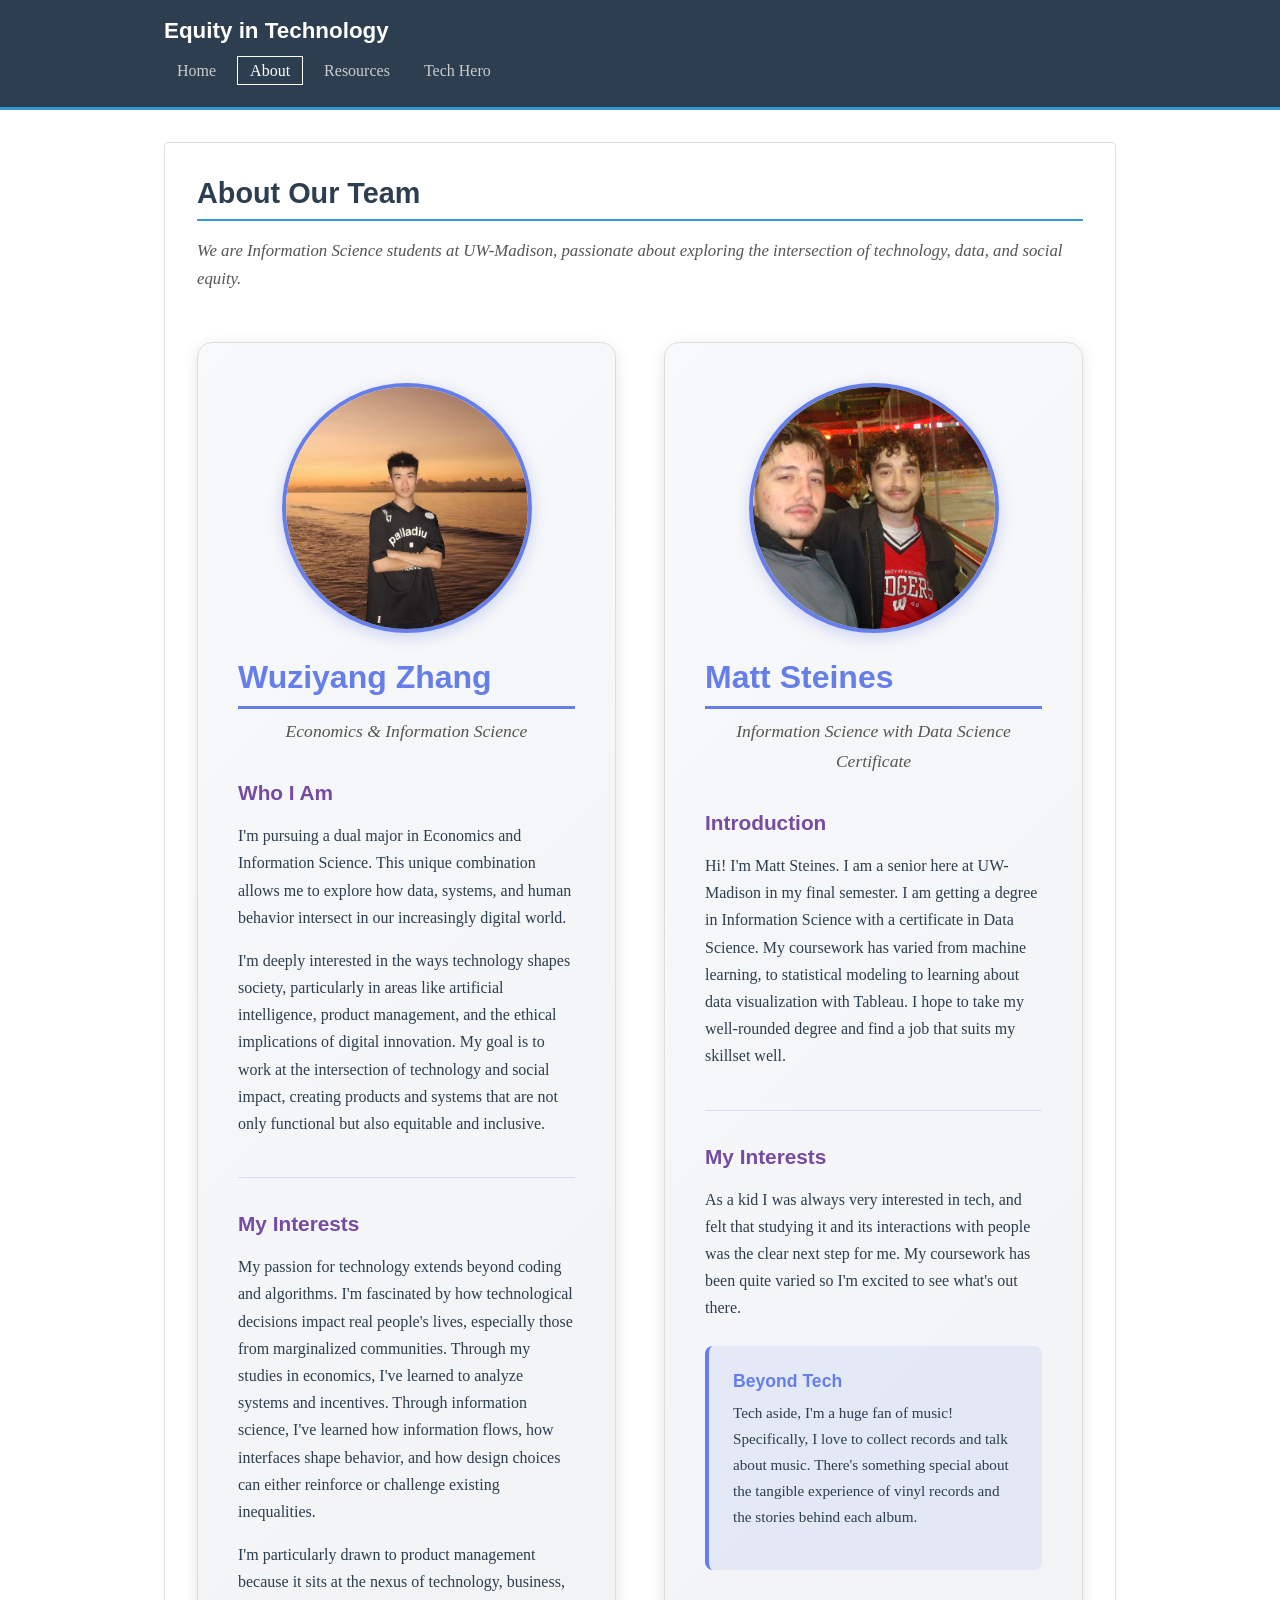
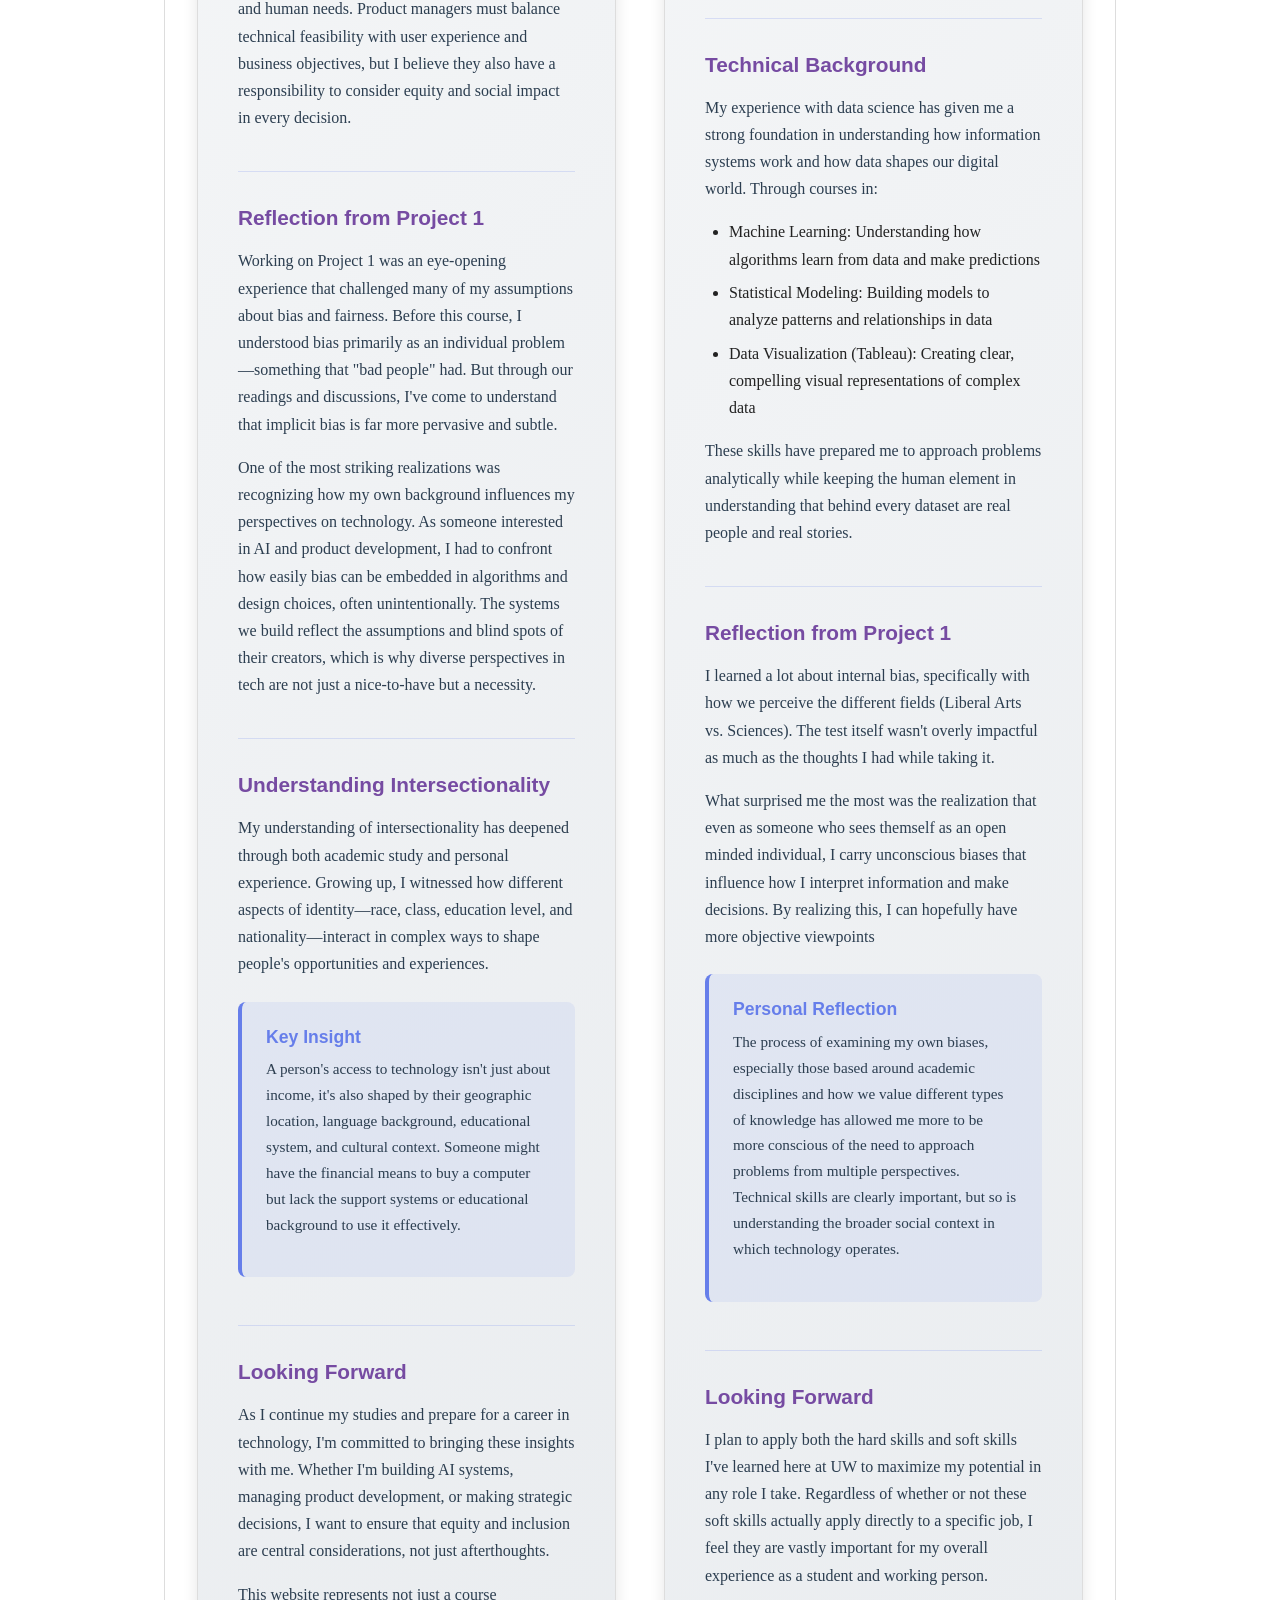
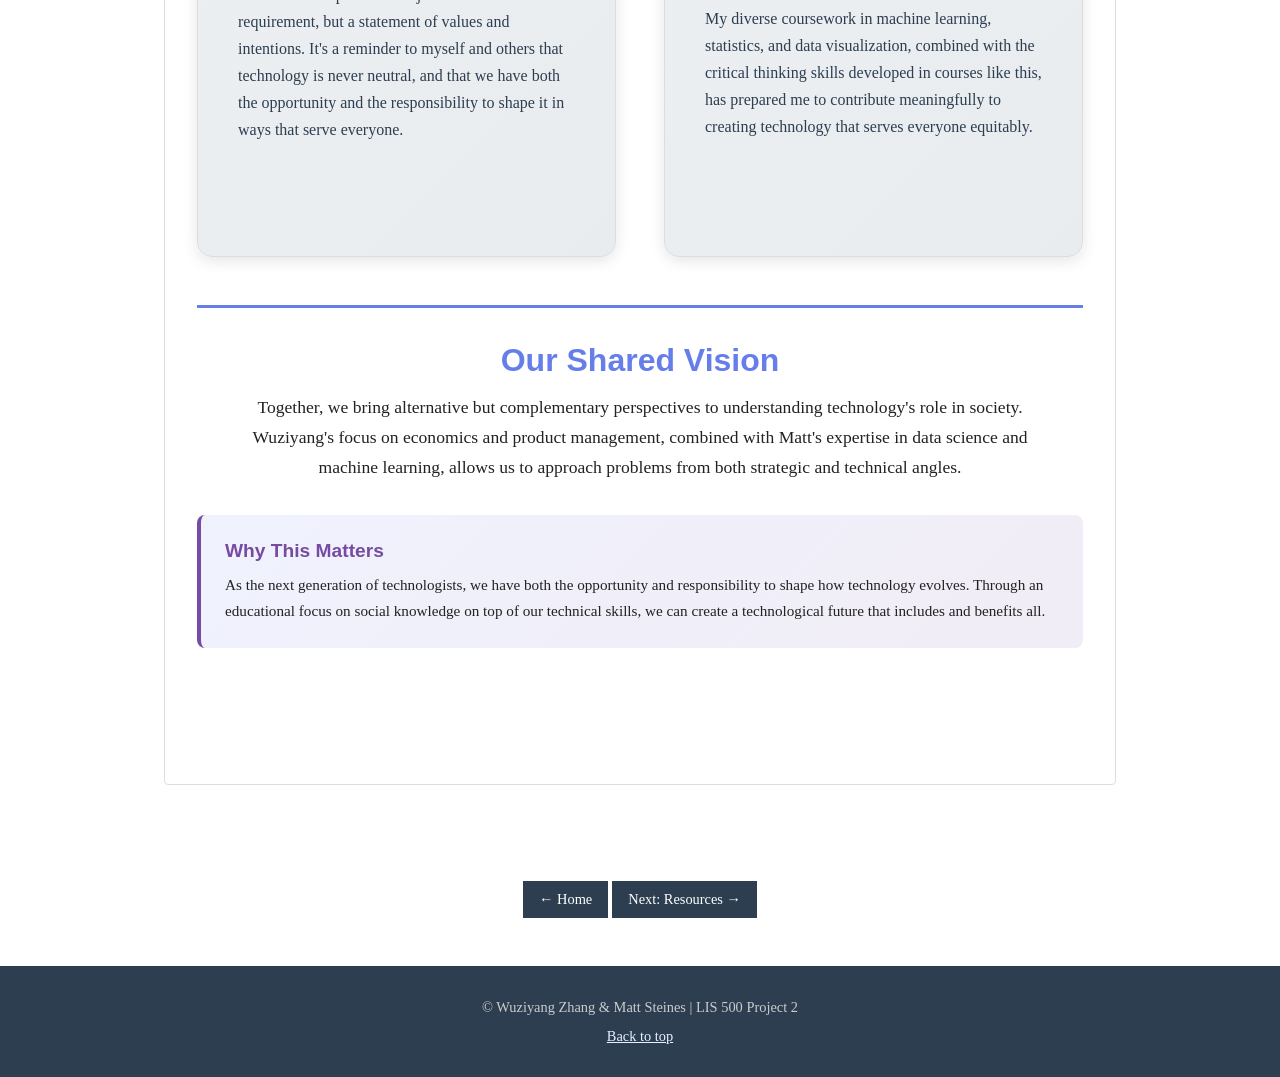
<file: about.html>
<!DOCTYPE html>
<html lang="en">
<head>
    <meta charset="UTF-8">
    <meta name="viewport" content="width=device-width, initial-scale=1.0">
    <meta name="description" content="About our team - Information Science students exploring technology and equity">
    <title>About | LIS 500 Project</title>
    <link rel="stylesheet" href="stylepage.css">
    <!-- Google Fonts for enhanced typography -->
    <link rel="preconnect" href="https://fonts.googleapis.com">
    <link rel="preconnect" href="https://fonts.gstatic.com" crossorigin>
    <link href="https://fonts.googleapis.com/css2?family=Poppins:wght@300;400;600;700&family=Inter:wght@300;400;500;600&display=swap" rel="stylesheet">
    
    <style>
        /* Two-column layout for team members */
        .team-container {
            display: grid;
            grid-template-columns: 1fr 1fr;
            gap: 3rem;
            margin: 3rem 0;
        }
        
        .team-member {
            background: linear-gradient(135deg, #f8f9fa 0%, #e9ecef 100%);
            padding: 2.5rem;
            border-radius: 15px;
            box-shadow: 0 4px 15px rgba(0, 0, 0, 0.1);
            transition: transform 0.3s ease, box-shadow 0.3s ease;
        }
        
        .team-member:hover {
            transform: translateY(-5px);
            box-shadow: 0 8px 25px rgba(0, 0, 0, 0.15);
        }
        
        .team-member h3 {
            color: #667eea;
            font-size: 2rem;
            margin-bottom: 0.5rem;
            border-bottom: 3px solid #667eea;
            padding-bottom: 0.5rem;
        }
        
        .team-member h4 {
            color: #764ba2;
            font-size: 1.3rem;
            margin-top: 2rem;
            margin-bottom: 1rem;
        }
        
        .team-member .profile-image {
            width: 100%;
            max-width: 250px;
            height: 250px;
            border-radius: 50%;
            object-fit: cover;
            margin: 0 auto 1.5rem;
            display: block;
            box-shadow: 0 4px 15px rgba(102, 126, 234, 0.3);
            border: 4px solid #667eea;
        }
        
        .team-member .major {
            font-size: 1.1rem;
            color: #555;
            font-style: italic;
            margin-bottom: 1.5rem;
            text-align: center;
        }
        
        .team-member p {
            color: #2c3e50;
            line-height: 1.7;
            margin-bottom: 1rem;
        }
        
        .team-member-section {
            margin-bottom: 2rem;
            padding-bottom: 1.5rem;
            border-bottom: 1px solid rgba(102, 126, 234, 0.2);
        }
        
        .team-member-section:last-child {
            border-bottom: none;
        }
        
        /* Mobile responsive */
        @media (max-width: 968px) {
            .team-container {
                grid-template-columns: 1fr;
                gap: 2rem;
            }
        }
        
        /* Highlight box for special content */
        .highlight-box {
            background: rgba(102, 126, 234, 0.1);
            border-left: 4px solid #667eea;
            padding: 1.5rem;
            margin: 1.5rem 0;
            border-radius: 8px;
        }
        
        .highlight-box h5 {
            color: #667eea;
            margin-bottom: 0.5rem;
            font-size: 1.1rem;
        }
    </style>
</head>
<body>
    <a href="#main-content" class="skip-link">Skip to main content</a>
    
    <!-- Main header  -->
    <header role="banner">
        <div class="container">
            <div class="header-content">
                <h1 class="site-title">Equity in Technology</h1>
                <!-- Mobile menu toggle button -->
                <button class="mobile-menu-toggle" aria-label="Toggle navigation menu" aria-expanded="false" aria-controls="primary-nav">
                    <span class="hamburger-line"></span>
                    <span class="hamburger-line"></span>
                    <span class="hamburger-line"></span>
                </button>
            </div>
            <nav role="navigation" aria-label="Main navigation">
                <ul class="nav-menu" id="primary-nav">
                    <li><a href="index.html">Home</a></li>
                    <li><a href="about.html" class="active" aria-current="page">About</a></li>
                    <li><a href="resources.html">Resources</a></li>
                    <li><a href="techhero.html">Tech Hero</a></li>
                </ul>
            </nav>
        </div>
    </header>

    <!-- Team Member Info -->
    <main id="main-content" role="main">
        <!-- Animated scroll progress indicator -->
        <div class="progress-bar" role="progressbar" aria-label="Page scroll progress" aria-valuenow="0" aria-valuemin="0" aria-valuemax="100"></div>
        
        <div class="container">
            <article class="content-wrapper">
                <h2 class="page-title">About Our Team</h2>
                <p class="page-intro">
                    We are Information Science students at UW-Madison, passionate about exploring 
                    the intersection of technology, data, and social equity.
                </p>

                <!-- Two-Member Setup -->
                <div class="team-container">
                    
                    <!-- LEFT COLUMN: Wuziyang Zhang -->
                    <div class="team-member" id="wuziyang">
                        <img src="WechatIMG444.jpeg" 
                             alt="Wuziyang Zhang profile photo" 
                             class="profile-image"
                             loading="lazy">
                        
                        <h3>Wuziyang Zhang</h3>
                        <p class="major">Economics & Information Science</p>
                        
                        <div class="team-member-section">
                            <h4>Who I Am</h4>
                            <p>
                                I'm pursuing a dual major in Economics and Information Science. 
                                This unique combination allows me to explore how data, systems, and human behavior 
                                intersect in our increasingly digital world.
                            </p>
                            <p>
                                I'm deeply interested in the ways technology shapes society, particularly in areas 
                                like artificial intelligence, product management, and the ethical implications of 
                                digital innovation. My goal is to work at the intersection of technology and social 
                                impact, creating products and systems that are not only functional but also equitable 
                                and inclusive.
                            </p>
                        </div>

                        <div class="team-member-section">
                            <h4>My Interests</h4>
                            <p>
                                My passion for technology extends beyond coding and algorithms. I'm fascinated by how 
                                technological decisions impact real people's lives, especially those from marginalized 
                                communities. Through my studies in economics, I've learned to analyze systems and 
                                incentives. Through information science, I've learned how information flows, how 
                                interfaces shape behavior, and how design choices can either reinforce or challenge 
                                existing inequalities.
                            </p>
                            <p>
                                I'm particularly drawn to product management because it sits at the 
                                nexus of technology, business, and human needs. Product managers must balance technical 
                                feasibility with user experience and business objectives, but I believe they also have a 
                                responsibility to consider equity and social impact in every decision.
                            </p>
                        </div>

                        <div class="team-member-section">
                            <h4>Reflection from Project 1</h4>
                            <p>
                                Working on Project 1 was an eye-opening experience that challenged many of my assumptions 
                                about bias and fairness. Before this course, I understood bias primarily as an individual 
                                problem—something that "bad people" had. But through our readings and discussions, I've 
                                come to understand that implicit bias is far more pervasive and subtle.
                            </p>
                            <p>
                                One of the most striking realizations was recognizing how my own background influences my 
                                perspectives on technology. As someone interested in AI and product development, I had to 
                                confront how easily bias can be embedded in algorithms and design choices, often 
                                unintentionally. The systems we build reflect the assumptions and blind spots of their 
                                creators, which is why diverse perspectives in tech are not just a nice-to-have but a 
                                necessity.
                            </p>
                        </div>

                        <div class="team-member-section">
                            <h4>Understanding Intersectionality</h4>
                            <p>
                                My understanding of intersectionality has deepened through both academic study and 
                                personal experience. Growing up, I witnessed how different aspects of identity—race, 
                                class, education level, and nationality—interact in complex ways to shape people's 
                                opportunities and experiences.
                            </p>
                            <div class="highlight-box">
                                <h5>Key Insight</h5>
                                <p>
                                    A person's access to technology isn't just about income, it's also shaped by their 
                                    geographic location, language background, educational system, and cultural context. 
                                    Someone might have the financial means to buy a computer but lack the support systems 
                                    or educational background to use it effectively.
                                </p>
                            </div>
                        </div>

                        <div class="team-member-section">
                            <h4>Looking Forward</h4>
                            <p>
                                As I continue my studies and prepare for a career in technology, I'm committed to 
                                bringing these insights with me. Whether I'm building AI systems, managing product 
                                development, or making strategic decisions, I want to ensure that equity and inclusion 
                                are central considerations, not just afterthoughts.
                            </p>
                            <p>
                                This website represents not just a course requirement, but a statement of values and 
                                intentions. It's a reminder to myself and others that technology is never neutral, and 
                                that we have both the opportunity and the responsibility to shape it in ways that serve 
                                everyone.
                            </p>
                        </div>
                    </div>

                    <!-- RIGHT COLUMN: Matt Steines -->
                    <div class="team-member" id="matt">
                        <img src="WechatIMG443.jpeg" 
                             alt="Matt Steines profile photo" 
                             class="profile-image"
                             loading="lazy">
                        
                        <h3>Matt Steines</h3>
                        <p class="major">Information Science with Data Science Certificate</p>
                        
                        <div class="team-member-section">
                            <h4>Introduction</h4>
                            <p>
                                Hi! I'm Matt Steines. I am a senior here at UW-Madison in my final semester. I am 
                                getting a degree in Information Science with a certificate in Data Science. 
                                My coursework has varied from machine learning, to statistical modeling to learning about 
                                data visualization with Tableau. I hope to take my well-rounded degree and find a job that 
                                suits my skillset well.
                            </p>
                        </div>

                        <div class="team-member-section">
                            <h4>My Interests</h4>
                            <p>
                                As a kid I was always very interested in tech, and felt that studying it and its 
                                interactions with people was the clear next step for me. My coursework has been quite 
                                varied so I'm excited to see what's out there.
                            </p>
                            <div class="highlight-box">
                                <h5>Beyond Tech</h5>
                                <p>
                                    Tech aside, I'm a huge fan of music! Specifically, I love to collect records and talk 
                                    about music. There's something special about the tangible experience of vinyl records 
                                    and the stories behind each album.
                                </p>
                            </div>
                        </div>

                        <div class="team-member-section">
                            <h4>Technical Background</h4>
                            <p>
                                My experience with data science has given me a strong foundation in understanding how 
                                information systems work and how data shapes our digital world. Through courses in:
                            </p>
                            <ul>
                                <li>Machine Learning: Understanding how algorithms learn from data and make predictions</li>
                                <li>Statistical Modeling: Building models to analyze patterns and relationships in data</li>
                                <li>Data Visualization (Tableau): Creating clear, compelling visual representations of complex data</li>
                            </ul>
                            <p>
                                These skills have prepared me to approach problems analytically while keeping the human 
                                element in understanding that behind every dataset are real people and real stories.
                            </p>
                        </div>

                        <div class="team-member-section">
                            <h4>Reflection from Project 1</h4>
                            <p>
                                I learned a lot about internal bias, specifically with how we perceive the different 
                                fields (Liberal Arts vs. Sciences). The test itself wasn't overly impactful as much as 
                                the thoughts I had while taking it.
                            </p>
                            <p>
                                What surprised me the most was the realization that even as someone who sees themself as an open minded individual, 
				I carry unconscious biases that influence how I interpret 
                                information and make decisions. By realizing this, I can hopefully have more objective viewpoints
                            </p>
                            <div class="highlight-box">
                                <h5>Personal Reflection</h5>
                                <p>
                                    The process of examining my own biases, especially those based around academic disciplines and 
                                    how we value different types of knowledge has allowed me more to be more conscious of the need to 
                                    approach problems from multiple perspectives. Technical skills are clearly important, but so 
                                    is understanding the broader social context in which technology operates.
                                </p>
                            </div>
                        </div>

                        <div class="team-member-section">
                            <h4>Looking Forward</h4>
                            <p>
                                I plan to apply both the hard skills and soft skills I've learned here at UW to maximize 
                                my potential in any role I take. Regardless of whether or not these soft skills actually 
                                apply directly to a specific job, I feel they are vastly important for my overall 
                                experience as a student and working person.
                            </p>

                            <p>
                                My diverse coursework in machine learning, statistics, and data visualization, combined 
                                with the critical thinking skills developed in courses like this, has prepared me to 
                                contribute meaningfully to creating technology that serves everyone equitably.
                            </p>
                        </div>
                    </div>
                </div>

                <!-- shared team vision section -->
                <section class="about-section" style="margin-top: 3rem; padding-top: 2rem; border-top: 3px solid #667eea;">
                    <h3 style="text-align: center; font-size: 2rem; color: #667eea;">Our Shared Vision</h3>
                    <p style="text-align: center; font-size: 1.1rem; max-width: 800px; margin: 0 auto 2rem;">
                        Together, we bring alternative but complementary perspectives to understanding technology's role in society. 
                        Wuziyang's focus on economics and product management, combined with Matt's expertise in data 
                        science and machine learning, allows us to approach problems from both strategic and technical 
                        angles.                    </p>
                    
                    <div class="highlight-box" style="max-width: 900px; margin: 2rem auto; background: linear-gradient(135deg, rgba(102, 126, 234, 0.1), rgba(118, 75, 162, 0.1)); border-left: 4px solid #764ba2;">
                        <h5 style="color: #764ba2; font-size: 1.2rem;">Why This Matters</h5>
<!-- we found our secondary focuses(data science/economics) provided us with a relatively unique experience when speaking about this -->
                        <p> 
                            As the next generation of technologists, we have both the opportunity and responsibility to shape 
                            how technology evolves. Through an educational focus on social knowledge on top of our technical skills, we can create a technological future that includes and benefits all. 
                        </p>
                    </div>
                </section>
            </article>
        </div>
    </main>

    <!-- navigation -->
     <div class="page-navigation">
    <a href="index.html" class="btn">← Home</a>
    <a href="resources.html" class="btn">Next: Resources →</a>
    </div>


    <footer role="contentinfo">
        <div class="container">
            <p>&copy; Wuziyang Zhang & Matt Steines | LIS 500 Project 2</p>
            <p class="accessibility-statement">
                <a href="#main-content">Back to top</a>

            </p>
        </div>
    </footer>

   </body>
</html>
</file>
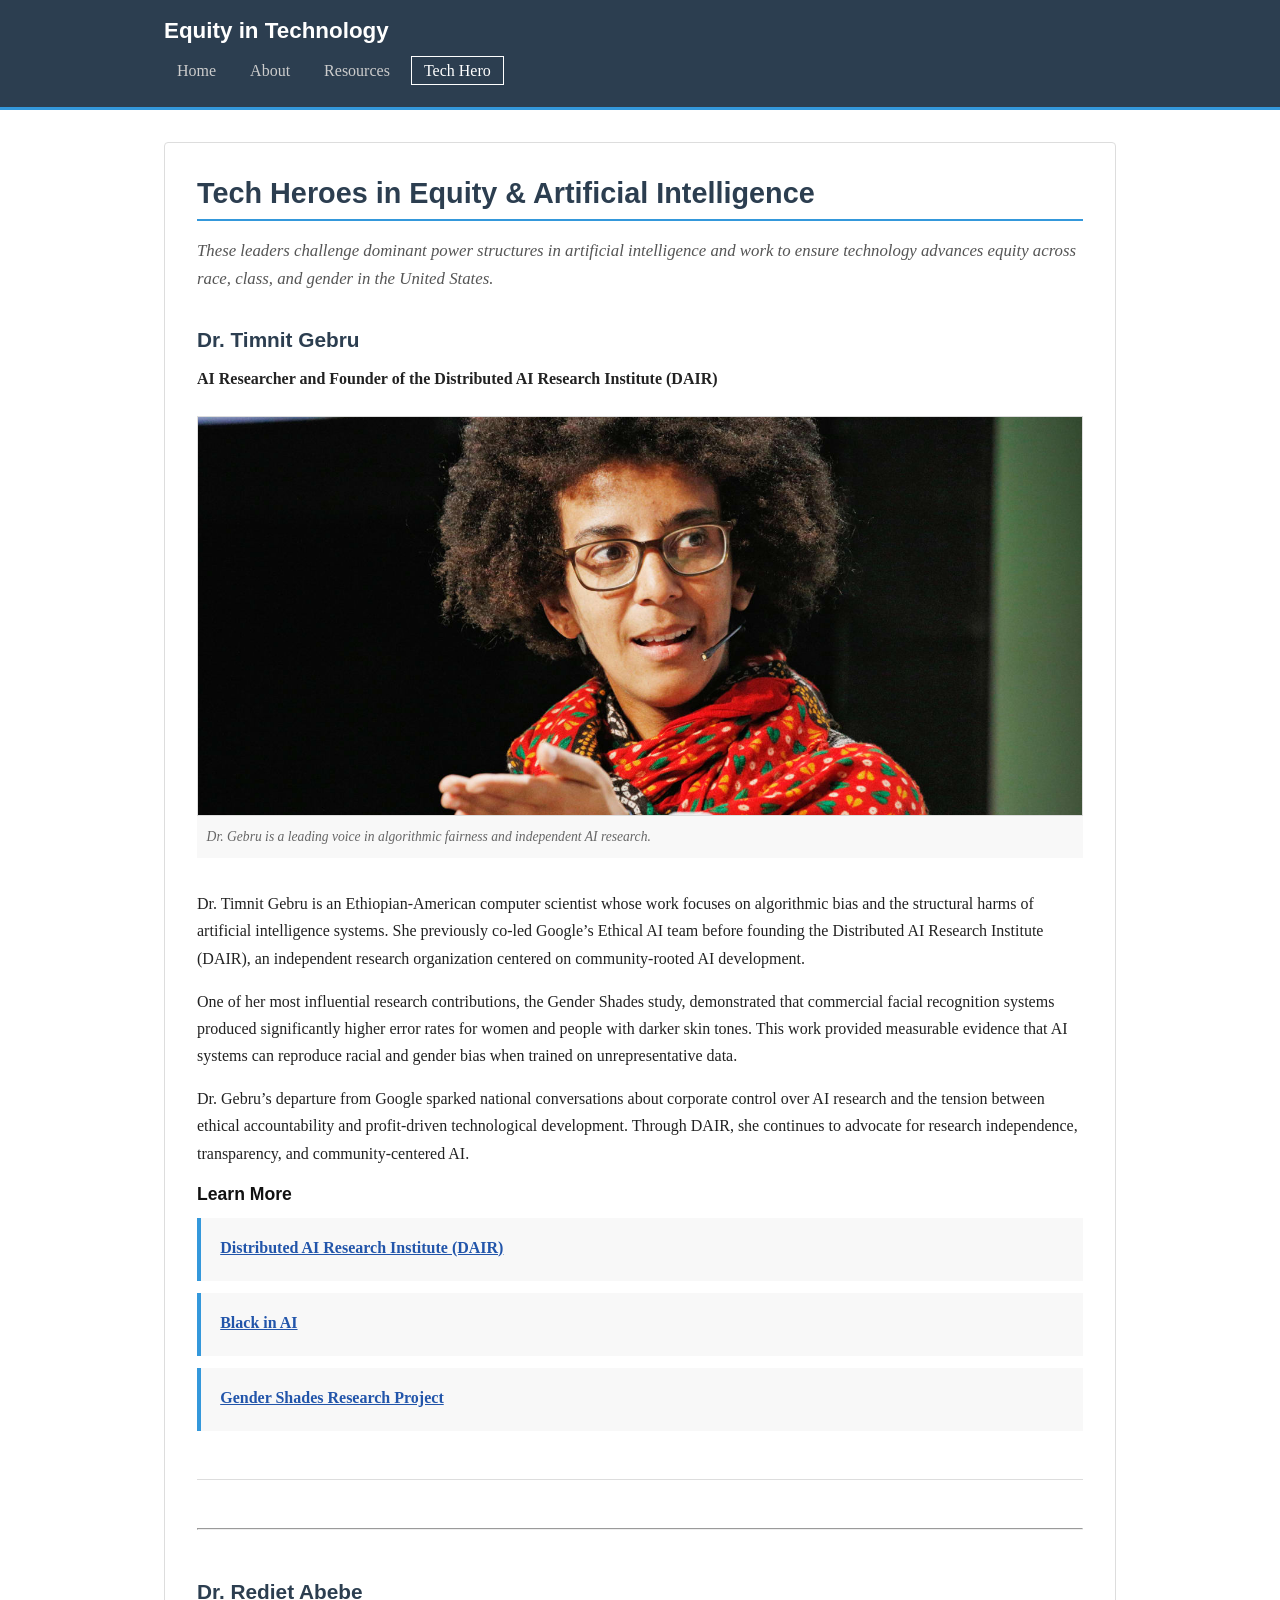
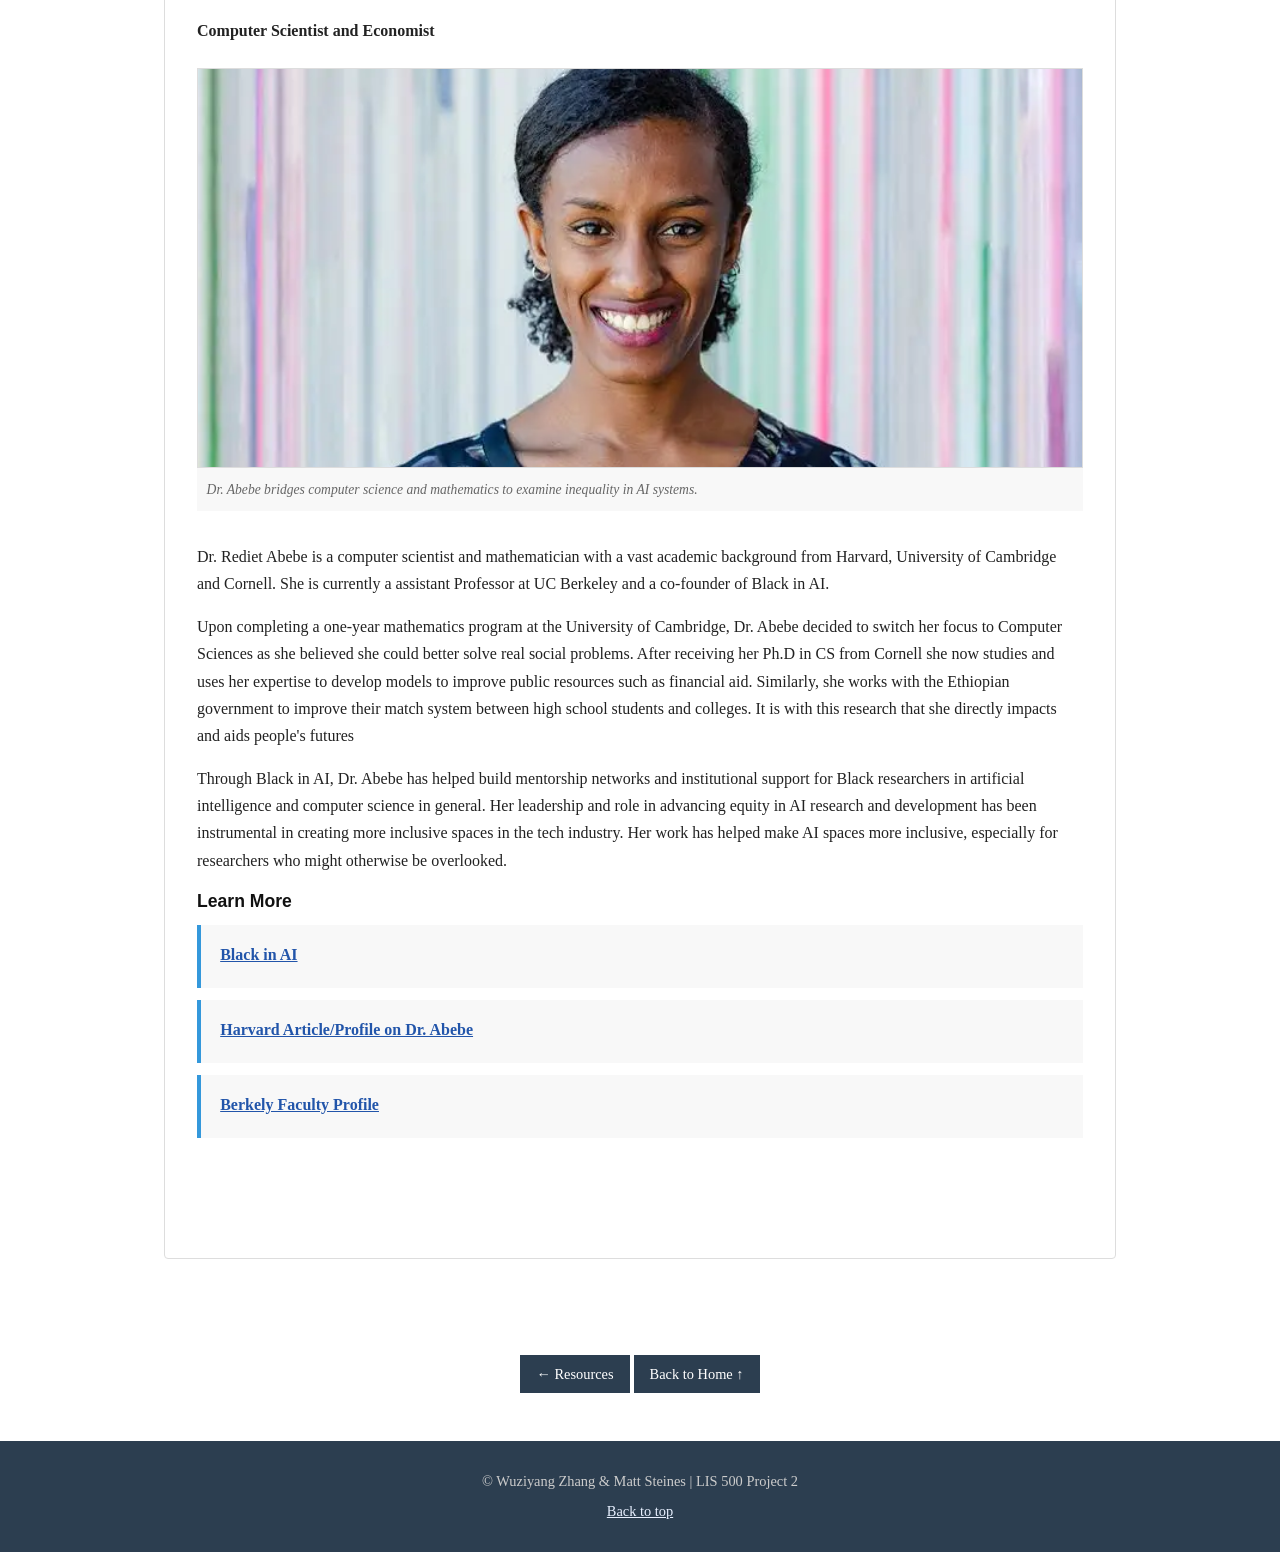
<file: techhero.html>
<!DOCTYPE html>
<html lang="en">
<head>
    <meta charset="UTF-8">
    <meta name="viewport" content="width=device-width, initial-scale=1.0">
    <meta name="description" content="Profiles of two technology leaders advancing equity in artificial intelligence">
    <title>Tech Heroes | LIS 500 Project</title>
    <link rel="stylesheet" href="stylepage.css">
</head>

<body>

    <a href="#main-content" class="skip-link">Skip to main content</a>

    <!-- Header -->
    <header role="banner">
        <div class="container">
            <div class="header-content">
                <h1 class="site-title">Equity in Technology</h1>
            </div>
            <nav role="navigation" aria-label="Main navigation">
                <ul class="nav-menu">
                    <li><a href="index.html">Home</a></li>
                    <li><a href="about.html">About</a></li>
                    <li><a href="resources.html">Resources</a></li>
                    <li><a href="techhero.html" class="active" aria-current="page">Tech Hero</a></li>
                </ul>
            </nav>
        </div>
    </header>

    <!-- main section -->
    <main id="main-content" role="main">
        <div class="container">
            <article class="content-wrapper">

                <h2 class="page-title">Tech Heroes in Equity & Artificial Intelligence</h2>

                <p class="page-intro">
                    These leaders challenge dominant power structures in artificial intelligence 
                    and work to ensure technology advances equity across race, class, and gender 
                    in the United States.
                </p>

                
                <!-- HERO 1 timnit -->
                

                <section class="hero-section">

                    <h3>Dr. Timnit Gebru</h3>
                    <p><strong>AI Researcher and Founder of the Distributed AI Research Institute (DAIR)</strong></p>

                    <figure class="hero-profile">
                        <img src="220124-timnit-gebru-mn-1350-99c3d0.jpg"
                             alt="Dr. Timnit Gebru speaking about ethical artificial intelligence"
                             loading="lazy"
                             class="hero-image">
                        <figcaption>
                            Dr. Gebru is a leading voice in algorithmic fairness and independent AI research.
                        </figcaption>
                    </figure>

                    <p>
                        Dr. Timnit Gebru is an Ethiopian-American computer scientist whose work focuses on 
                        algorithmic bias and the structural harms of artificial intelligence systems. She 
                        previously co-led Google’s Ethical AI team before founding the Distributed AI 
                        Research Institute (DAIR), an independent research organization centered on 
                        community-rooted AI development.
                    </p>

                    <p>
                        One of her most influential research contributions, the Gender Shades study, 
                        demonstrated that commercial facial recognition systems produced significantly 
                        higher error rates for women and people with darker skin tones. This work 
                        provided measurable evidence that AI systems can reproduce racial and gender bias 
                        when trained on unrepresentative data.
                    </p>

                    <p>
                        Dr. Gebru’s departure from Google sparked national conversations about corporate 
                        control over AI research and the tension between ethical accountability and 
                        profit-driven technological development. Through DAIR, she continues to advocate 
                        for research independence, transparency, and community-centered AI.
                    </p>

                    <h4>Learn More</h4>
                    <ul class="resource-list">
                        <li>
                            <a href="https://www.dair-institute.org/" target="_blank" rel="noopener noreferrer">
                                Distributed AI Research Institute (DAIR)
                            </a>
                        </li>
                        <li>
                            <a href="https://blackinai.github.io/" target="_blank" rel="noopener noreferrer">
                                Black in AI
                            </a>
                        </li>
                        <li>
                            <a href="http://gendershades.org/" target="_blank" rel="noopener noreferrer">
                                Gender Shades Research Project
                            </a>
                        </li>
                    </ul>

                </section>

                <hr style="margin: 3rem 0;">

                
                <!-- HERO 2 rediet -->
                

                <section class="hero-section">

                    <h3>Dr. Rediet Abebe</h3>
                    <p><strong>Computer Scientist and Economist</strong></p>

                    <figure class="hero-profile">
                        <img src="rediet-abebe.jpg"
                             alt="Dr. Rediet Abebe presenting research on artificial intelligence and inequality"
                             loading="lazy"
                             class="hero-image">
                        <figcaption>
                            Dr. Abebe bridges computer science and mathematics to examine inequality in AI systems.
                        </figcaption>
                    </figure>

                    <p>
                        Dr. Rediet Abebe is a computer scientist and mathematician with a vast academic background from Harvard, University of Cambridge and Cornell. 
                        She is currently a assistant Professor at UC Berkeley and a co-founder of Black in AI.
                    </p>

                    <p>
                    Upon completing a one-year mathematics program at the University of Cambridge, Dr. Abebe decided to switch her focus to Computer Sciences as she believed she could better solve real social problems. After receiving her Ph.D in CS from Cornell she now studies and uses her expertise to develop models to improve public resources such as financial aid. Similarly, she works with the Ethiopian government to improve their match system between high school students and colleges. It is with this research that she directly impacts and aids people's futures
                         
                        


                    </p>


                    <p>
                        Through Black in AI, Dr. Abebe has helped build mentorship networks and institutional 
                        support for Black researchers in artificial intelligence and computer science in general. Her leadership and role in advancing equity in AI research and development has been instrumental in creating more inclusive spaces in the tech industry.
                        Her work has helped make AI spaces more inclusive, especially for researchers who might otherwise be overlooked.
                    </p>

                    <h4>Learn More</h4>
                    <ul class="resource-list">
                        <li>
                            <a href="https://www.blackinai.org/about" target="_blank" rel="noopener noreferrer">
                                Black in AI
                            </a>
                        </li>
                        <li>
                            <a href="https://hcs.uraf.harvard.edu/scholars/rediet-abebe" target="_blank" rel="noopener noreferrer">
                                Harvard Article/Profile on Dr. Abebe
                            </a>
                        </li>
                        <li>
                            <a href="https://www2.eecs.berkeley.edu/Faculty/Homepages/rabebe.html" target="_blank" rel="noopener noreferrer">
                                Berkely Faculty Profile
                            </a>
                        </li>
                    </ul>

                </section>

            </article>
        </div>
    </main>

    <!-- navigational buttons-->
     <div class="page-navigation">
    <a href="resources.html" class="btn">← Resources</a>
    <a href="index.html" class="btn">Back to Home ↑</a>
    </div>

    <!-- footer -->
    <footer role="contentinfo">
        <div class="container">
            <p>&copy; Wuziyang Zhang & Matt Steines | LIS 500 Project 2</p>
            <p class="accessibility-statement">
                <a href="#main-content">Back to top</a>
            </p>
        </div>
    </footer>

</body>
</html>
</file>
<file: stylepage.css>
/* ================================
   LIS 500 - CSS Sheet - Matt Steines & Wuziyang Zhang
   ================================ */

/* --- Reset & Base --- */
* {
    margin: 0;
    padding: 0;
    box-sizing: border-box;
}

body {
    font-family: Georgia, serif;
    font-size: 16px;
    line-height: 1.7;
    color: #222;
    background-color: #fff;
}

h1, h2, h3, h4, h5, h6 {
    font-family: Arial, sans-serif;
    line-height: 1.3;
    margin-bottom: 0.75rem;
    color: #111;
}

h1 { font-size: 1.8rem; }
h2 { font-size: 1.6rem; }
h3 { font-size: 1.3rem; }
h4 { font-size: 1.1rem; }

p {
    margin-bottom: 1rem;
}

a {
    color: #2255aa;
    text-decoration: underline;
}

a:hover {
    color: #003388;
}

ul {
    margin-left: 1.5rem;
    margin-bottom: 1rem;
}

li {
    margin-bottom: 0.4rem;
}

img {
    max-width: 100%;
    height: auto;
    display: block;
}

/* --- Accessibility --- */
.skip-link {
    position: absolute;
    top: -999px;
    left: 0;
    background: #000;
    color: #fff;
    padding: 0.5rem 1rem;
    z-index: 9999;
}

.skip-link:focus {
    top: 0;
}

.sr-only {
    position: absolute;
    width: 1px;
    height: 1px;
    overflow: hidden;
    clip: rect(0,0,0,0);
    white-space: nowrap;
}

/* --- Layout --- */
.container {
    max-width: 1000px;
    margin: 0 auto;
    padding: 0 1.5rem;
}

/* --- Header & Nav --- */
header {
    background-color: #2c3e50;
    color: #fff;
    padding: 1rem 0;
    border-bottom: 3px solid #3498db;
}

.header-content {
    display: flex;
    justify-content: space-between;
    align-items: center;
}

.site-title {
    color: #fff;
    font-size: 1.4rem;
    margin-bottom: 0;
}

nav {
    margin-top: 0.75rem;
}

.nav-menu {
    list-style: none;
    margin: 0;
    display: flex;
    gap: 0.5rem;
    flex-wrap: wrap;
}

.nav-menu a {
    color: #ccc;
    text-decoration: none;
    padding: 0.3rem 0.75rem;
    border: 1px solid transparent;
}

.nav-menu a:hover,
.nav-menu a.active {
    color: #fff;
    border-color: #fff;
}

/* Hide hamburger — nav always visible without JS */
.mobile-menu-toggle {
    display: none;
}

/* Progress bar hidden without JS */
.progress-bar {
    display: none;
}

/* --- Main content --- */
main {
    padding: 2rem 0 3rem;
    min-height: calc(100vh - 200px);
}

.content-wrapper {
    background: #fff;
    border: 1px solid #ddd;
    padding: 2rem;
    border-radius: 4px;
}

.page-title {
    font-size: 1.8rem;
    color: #2c3e50;
    border-bottom: 2px solid #3498db;
    padding-bottom: 0.4rem;
    margin-bottom: 1rem;
}

.page-intro {
    color: #555;
    font-style: italic;
    margin-bottom: 2rem;
    font-size: 1.05rem;
}

/* --- Hero section (index page) --- */
.hero {
    background-color: #2c3e50;
    color: #fff;
    padding: 3rem 1.5rem;
    text-align: center;
    margin-bottom: 2rem;
}

.hero-title {
    font-size: 2rem;
    color: #fff;
    margin-bottom: 0.75rem;
}

.hero-subtitle {
    font-size: 1.1rem;
    color: #ccc;
    margin-bottom: 1rem;
}

.hero-description {
    max-width: 700px;
    margin: 0 auto 1.5rem;
    color: #ddd;
    font-size: 1rem;
}

/* --- Video embed --- */
.video-container {
    max-width: 700px;
    margin: 1.5rem auto 0;
}

.video-container iframe {
    width: 100%;
    height: 394px;
    border: none;
    display: block;
}

.video-caption {
    font-size: 0.85rem;
    color: #aaa;
    margin-top: 0.5rem;
    text-align: center;
}

/* --- Stats section --- */
.stats-section {
    background-color: #f4f4f4;
    padding: 2rem 0;
    margin-bottom: 2rem;
    border-top: 1px solid #ddd;
    border-bottom: 1px solid #ddd;
}

.stats-grid {
    display: flex;
    gap: 1.5rem;
    justify-content: center;
    flex-wrap: wrap;
}

.stat-card {
    text-align: center;
    padding: 1.5rem 2rem;
    border: 1px solid #ccc;
    background: #fff;
    min-width: 160px;
}

.stat-icon {
    font-size: 1.5rem;
    margin-bottom: 0.5rem;
}

.stat-number {
    font-size: 2rem;
    font-weight: bold;
    color: #2c3e50;
}

.stat-label {
    font-size: 0.9rem;
    color: #666;
}

/* --- Cards (index page) --- */
.intro-cards {
    padding: 2rem 0;
}

.card-grid {
    display: grid;
    grid-template-columns: repeat(3, 1fr);
    gap: 1.5rem;
}

.card {
    border: 1px solid #ccc;
    background: #fff;
    display: flex;
    flex-direction: column;
}

.card-image img {
    width: 100%;
    height: 180px;
    object-fit: cover;
}

.card-content {
    padding: 1.2rem;
    display: flex;
    flex-direction: column;
    flex: 1;
}

.card-content h3 {
    margin-bottom: 0.5rem;
}

.btn {
    display: inline-block;
    margin-top: auto;
    padding: 0.4rem 1rem;
    background-color: #2c3e50;
    color: #fff;
    text-decoration: none;
    font-size: 0.9rem;
}

.btn:hover {
    background-color: #3498db;
    color: #fff;
}
/* --- Quote section --- */
.quote-section {
    background-color: #f4f4f4;
    padding: 2.5rem 1.5rem;
    margin: 2rem 0;
    border-left: 5px solid #3498db;
}

.featured-quote {
    max-width: 700px;
    margin: 0 auto;
    text-align: center;
    font-size: 1.5rem;
    font-style: italic;
    color: #333;
}

.featured-quote footer {
    margin-top: 1rem;
    font-style: normal;
    font-size: 1rem;
    color: #e8f0ff;
}

/* --- Profile image (about page) --- */
.profile-image {
    width: 250px;
    height: 250px;
    object-fit: cover;
    border-radius: 50%;
    margin: 0 auto 1rem;
    display: block;
    border: 3px solid #2c3e50;
}

/* --- Content sections --- */
.about-section,
.resource-section,
.hero-section {
    margin-bottom: 2.5rem;
    padding-bottom: 2rem;
    border-bottom: 1px solid #ddd;
}

.about-section:last-child,
.resource-section:last-child,
.hero-section:last-child {
    border-bottom: none;
}

.about-section h3,
.resource-section h3,
.hero-section h3 {
    color: #2c3e50;
    margin-bottom: 0.75rem;
}

/* --- Content image with caption --- */
.content-image {
    margin: 1.5rem 0;
    border: 1px solid #ddd;
}

.content-image img {
    width: 100%;
}

.content-image figcaption {
    padding: 0.6rem 0.8rem;
    background: #f8f8f8;
    font-size: 0.85rem;
    color: #666;
    font-style: italic;
}

/* --- Table of contents (resources page) --- */
.toc {
    background: #f8f8f8;
    border-left: 4px solid #3498db;
    padding: 1.2rem 1.5rem;
    margin-bottom: 2rem;
}

.toc h3 {
    margin-bottom: 0.75rem;
    color: #2c3e50;
}

.toc ul {
    list-style: none;
    margin: 0;
}

.toc li {
    margin-bottom: 0.4rem;
}

.toc a {
    text-decoration: none;
    color: #2255aa;
}

.toc a:hover {
    text-decoration: underline;
}

/* --- Resource list --- */
.resource-list {
    list-style: none;
    margin-left: 0;
}

.resource-list li {
    padding: 1rem 1.2rem;
    margin-bottom: 0.75rem;
    background: #f8f8f8;
    border-left: 4px solid #3498db;
}

.resource-list a {
    font-weight: bold;
    font-size: 1rem;
    display: block;
    margin-bottom: 0.25rem;
}

.resource-list p {
    margin: 0;
    color: #555;
    font-size: 0.9rem;
}

/* --- Tech hero image --- */
.hero-profile {
    margin: 1.5rem 0 2rem;
}

.hero-image {
    width: 100%;
    max-height: 400px;
    object-fit: cover;
    border: 1px solid #ddd;
}

.hero-profile figcaption {
    padding: 0.6rem;
    background: #f8f8f8;
    font-size: 0.85rem;
    color: #666;
    font-style: italic;
}

/* --- Highlight cards (tech hero page) --- */
.hero-highlights {
    display: grid;
    grid-template-columns: repeat(3, 1fr);
    gap: 1rem;
    margin: 1.5rem 0 2rem;
}

.highlight-card {
    text-align: center;
    padding: 1.2rem;
    background: #f4f4f4;
    border: 1px solid #ddd;
}

.highlight-icon {
    font-size: 1.5rem;
    margin-bottom: 0.5rem;
}

.highlight-card strong {
    display: block;
    color: #2c3e50;
    margin-bottom: 0.25rem;
}

/* --- Team layout (about page) --- */
.team-container {
    display: grid;
    grid-template-columns: 1fr 1fr;
    gap: 2rem;
    margin: 2rem 0;
}

.team-member {
    border: 1px solid #ddd;
    padding: 1.5rem;
    background: #fafafa;
}

.team-member h3 {
    color: #2c3e50;
    border-bottom: 2px solid #3498db;
    padding-bottom: 0.4rem;
    margin-bottom: 0.4rem;
}

.team-member h4 {
    color: #444;
    margin-top: 1.5rem;
}

.team-member .major {
    color: #666;
    font-style: italic;
    margin-bottom: 1rem;
    text-align: center;
}

.team-member-section {
    margin-bottom: 1.5rem;
    padding-bottom: 1.2rem;
    border-bottom: 1px solid #eee;
}

.team-member-section:last-child {
    border-bottom: none;
}

/* --- Highlight box --- */
.highlight-box {
    background: #f0f4ff;
    border-left: 4px solid #3498db;
    padding: 1rem 1.2rem;
    margin: 1rem 0;
}

.highlight-box h5 {
    color: #2c3e50;
    margin-bottom: 0.4rem;
    font-size: 1rem;
}

.highlight-box p {
    margin: 0;
    font-size: 0.95rem;
}

.lead-text {
    font-size: 1.1rem;
    color: #444;
}

/* --- Footer --- */
footer {
    background-color: #2c3e50;
    color: #ccc;
    text-align: center;
    padding: 1.5rem 0;
    margin-top: 3rem;
}

footer p {
    margin: 0.3rem 0;
    font-size: 0.9rem;
}

.accessibility-statement a {
    color: #e8f0ff;
}

/* --- Responsive --- */
@media (max-width: 768px) {
    .card-grid {
        grid-template-columns: 1fr;
    }

    .hero-highlights {
        grid-template-columns: 1fr;
    }

    .team-container {
        grid-template-columns: 1fr;
    }

    .stats-grid {
        flex-direction: column;
        align-items: center;
    }

    .video-container iframe {
        height: 220px;
    }

    h1 { font-size: 1.5rem; }
    h2 { font-size: 1.3rem; }
}



/* --- Page Navigation --- */
.page-navigation {
    text-align: center;
    margin: 3rem 0;
}



/* --- Print --- */
@media print {
    header, footer, nav, .btn, .progress-bar, .video-container, .stats-section {
        display: none;
    }
    body {
        color: #000;
        background: #fff;
    }
}
</file>
